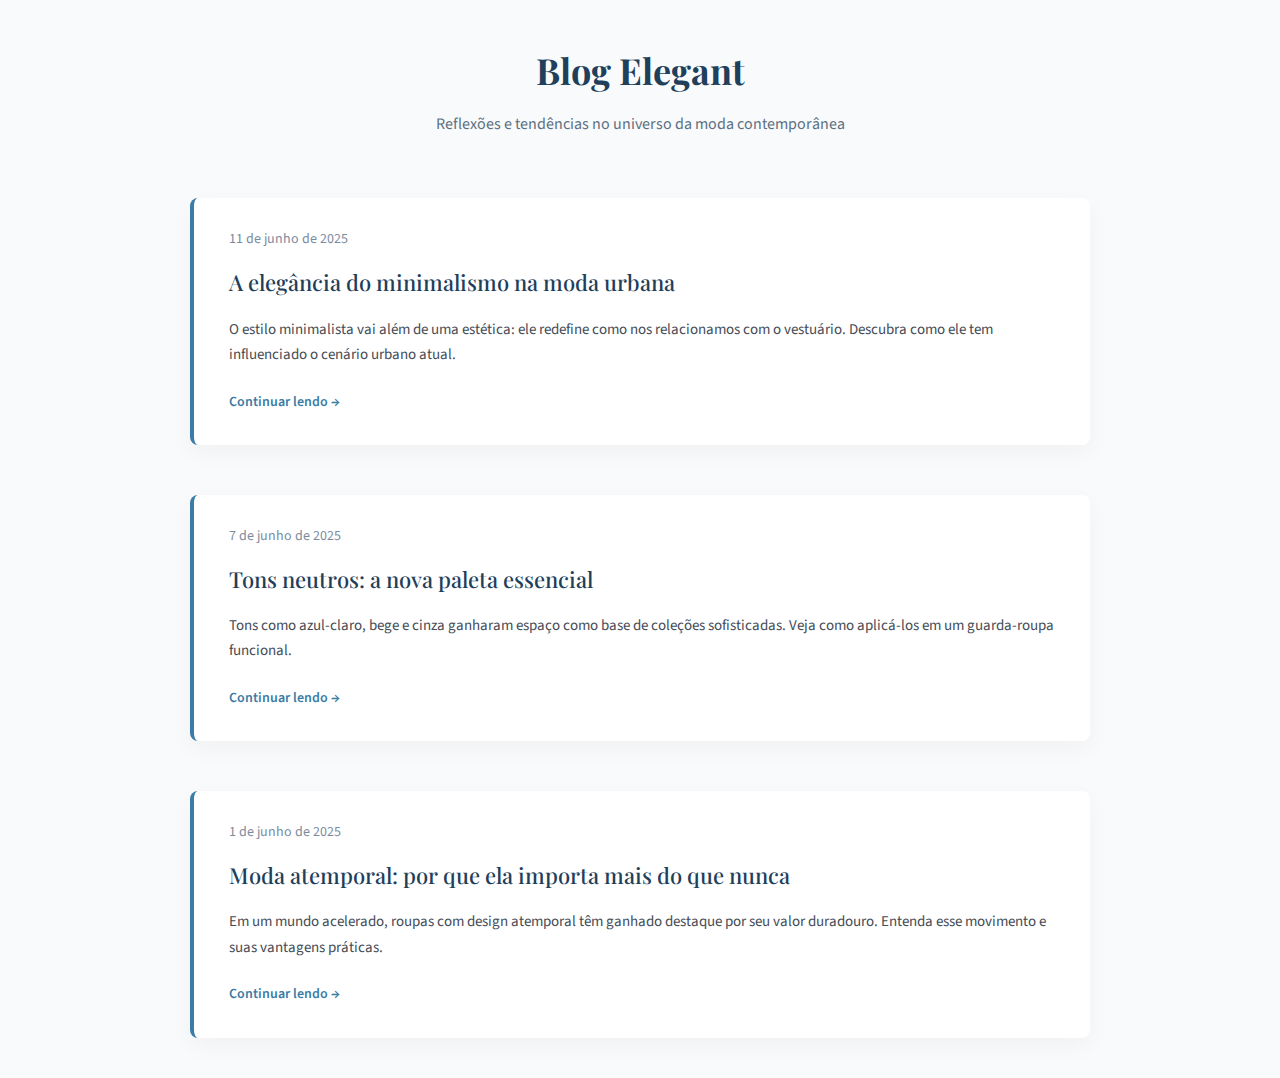
<file: blog.html>
<!DOCTYPE html>
<html lang="pt-br">
<head>
  <meta charset="UTF-8" />
  <meta name="viewport" content="width=device-width, initial-scale=1.0"/>
  <title>Blog | Elegant</title>

  <!-- Fontes Profissionais -->
  <link href="https://fonts.googleapis.com/css2?family=Playfair+Display:wght@500;700&family=Source+Sans+Pro:wght@400;600&display=swap" rel="stylesheet">

  <!-- CSS -->
  <link rel="stylesheet" href="css/blog.css">
</head>
<body>
  <div class="container">
    <header class="header">
      <h1>Blog Elegant</h1>
      <p>Reflexões e tendências no universo da moda contemporânea</p>
    </header>

    <section class="posts">
      <article class="post">
        <div class="meta">
          <span class="date">11 de junho de 2025</span>
        </div>
        <h2 class="title">A elegância do minimalismo na moda urbana</h2>
        <p class="excerpt">
          O estilo minimalista vai além de uma estética: ele redefine como nos relacionamos com o vestuário. Descubra como ele tem influenciado o cenário urbano atual.
        </p>
        <a href="#" class="read-more">Continuar lendo →</a>
      </article>

      <article class="post">
        <div class="meta">
          <span class="date">7 de junho de 2025</span>
        </div>
        <h2 class="title">Tons neutros: a nova paleta essencial</h2>
        <p class="excerpt">
          Tons como azul-claro, bege e cinza ganharam espaço como base de coleções sofisticadas. Veja como aplicá-los em um guarda-roupa funcional.
        </p>
        <a href="#" class="read-more">Continuar lendo →</a>
      </article>

      <article class="post">
        <div class="meta">
          <span class="date">1 de junho de 2025</span>
        </div>
        <h2 class="title">Moda atemporal: por que ela importa mais do que nunca</h2>
        <p class="excerpt">
          Em um mundo acelerado, roupas com design atemporal têm ganhado destaque por seu valor duradouro. Entenda esse movimento e suas vantagens práticas.
        </p>
        <a href="#" class="read-more">Continuar lendo →</a>
      </article>
    </section>
  </div>
</body>
</html>
</file>
<file: css/blog.css>
/* Reset básico */
* {
  margin: 0;
  padding: 0;
  box-sizing: border-box;
}

/* Fonte padrão */
body {
  font-family: 'Source Sans Pro', sans-serif;
  background-color: #f9fafc;
  color: #1e1e1e;
  line-height: 1.7;
  font-size: 16px;
  padding: 40px 20px;
}

/* Container centralizado */
.container {
  max-width: 900px;
  margin: 0 auto;
}

/* Cabeçalho */
.header {
  text-align: center;
  margin-bottom: 60px;
}

.header h1 {
  font-family: 'Playfair Display', serif;
  font-size: 36px;
  font-weight: 700;
  color: #1f3f5b;
  margin-bottom: 10px;
}

.header p {
  font-family: 'Source Sans Pro', sans-serif;
  font-size: 16px;
  color: #5c7080;
}

/* Lista de posts */
.posts {
  display: flex;
  flex-direction: column;
  gap: 50px;
}

/* Cada post */
.post {
  background-color: #ffffff;
  border-left: 4px solid #3a7ca5;
  padding: 30px 35px;
  border-radius: 8px;
  box-shadow: 0 8px 24px rgba(0, 0, 0, 0.04);
  transition: all 0.3s ease;
}

.post:hover {
  box-shadow: 0 10px 30px rgba(0, 0, 0, 0.06);
  transform: translateY(-4px);
}

/* Meta (data) */
.meta .date {
  font-family: 'Source Sans Pro', sans-serif;
  font-size: 14px;
  color: #7c8b9e;
  display: block;
  margin-bottom: 12px;
}

/* Título do post */
.title {
  font-family: 'Playfair Display', serif;
  font-size: 22px;
  font-weight: 500;
  color: #1f3f5b;
  margin-bottom: 15px;
}

/* Trecho do post */
.excerpt {
  font-family: 'Source Sans Pro', sans-serif;
  font-size: 15px;
  color: #444c56;
  margin-bottom: 20px;
}

/* Link "Continuar lendo" */
.read-more {
  font-family: 'Source Sans Pro', sans-serif;
  font-size: 14px;
  font-weight: 600;
  color: #3a7ca5;
  text-decoration: none;
  transition: color 0.2s;
}

.read-more:hover {
  color: #295f87;
}

/* Responsividade para telas menores */
@media (max-width: 600px) {
  .header h1 {
    font-size: 28px;
  }

  .post {
    padding: 25px;
  }

  .title {
    font-size: 20px;
  }
}
</file>
